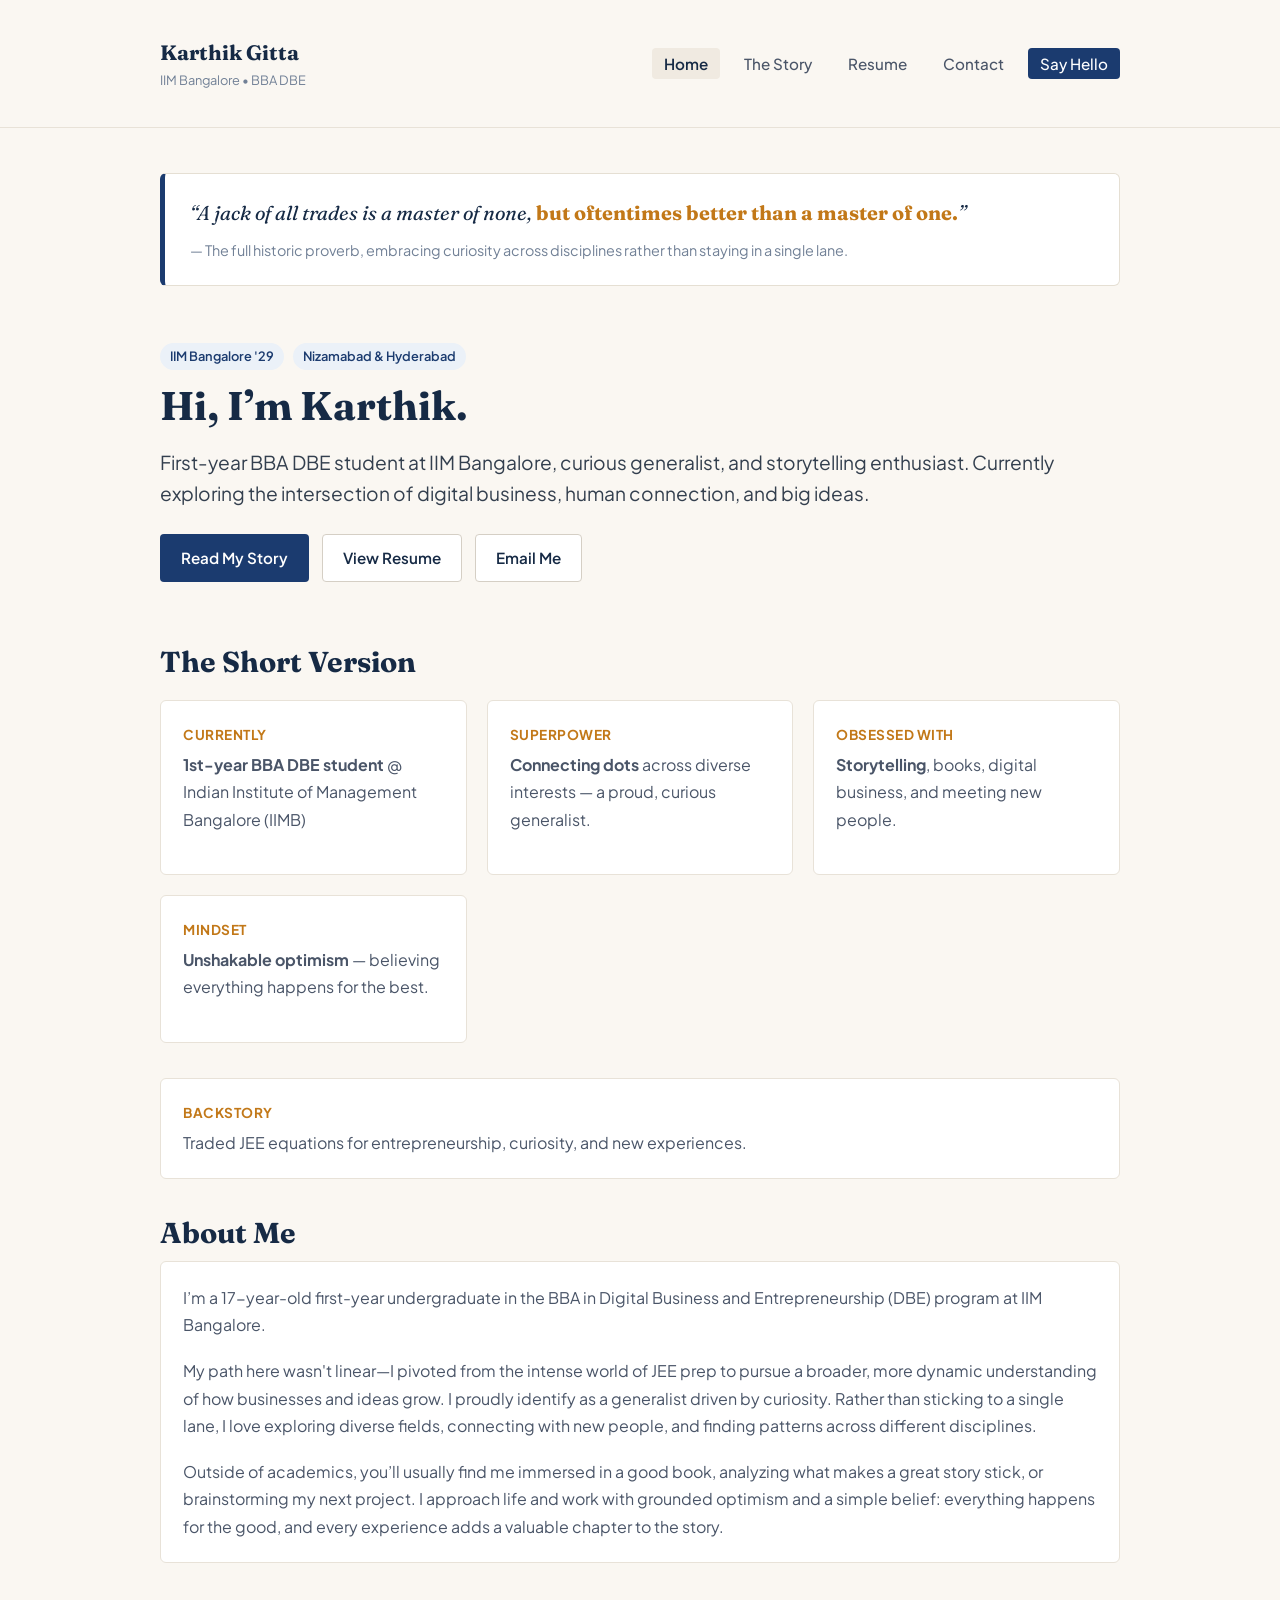
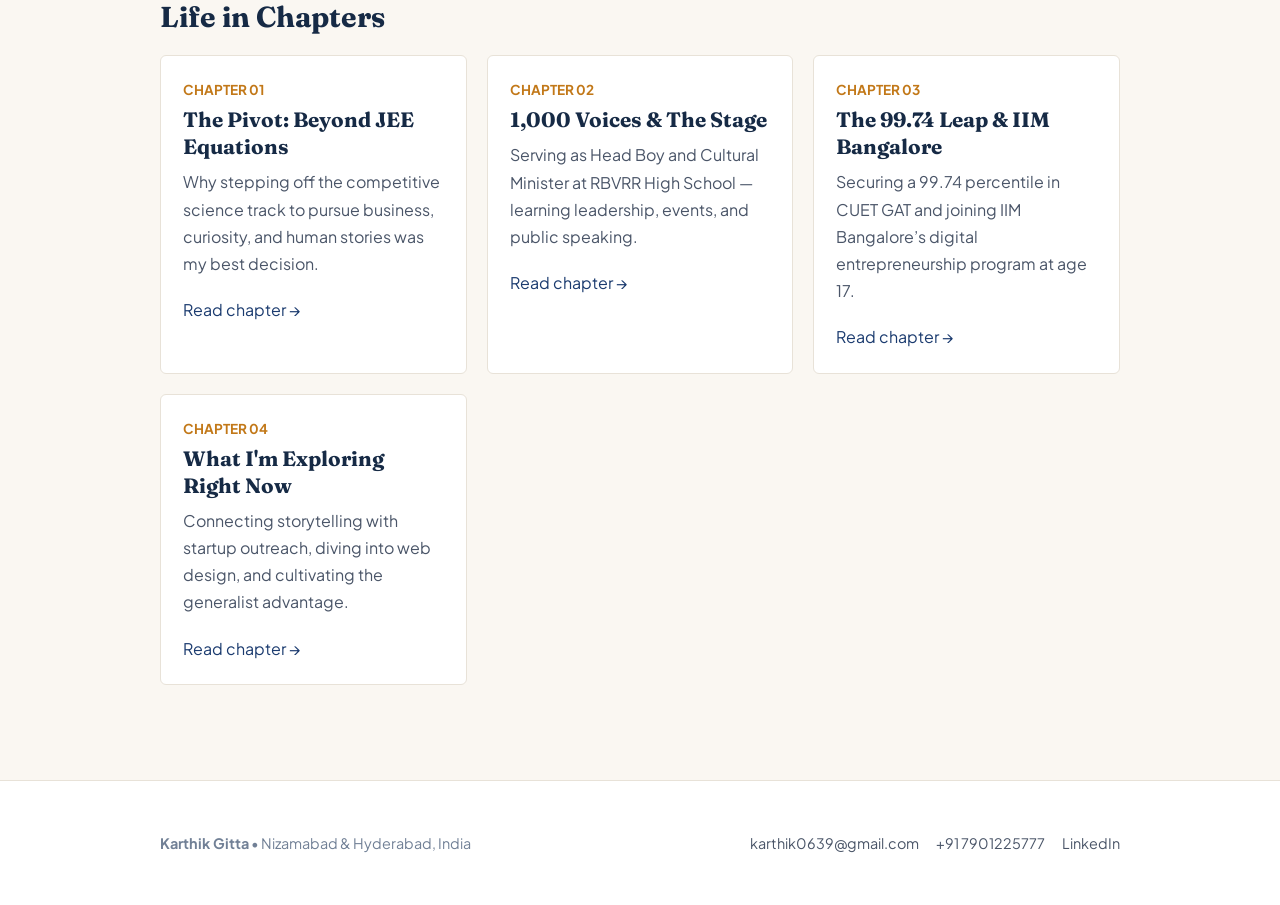
<file: index.html>
<!DOCTYPE html>
<html lang="en">
<head>
  <meta charset="UTF-8">
  <meta name="viewport" content="width=device-width, initial-scale=1.0">
  <title>Karthik Gitta — Portfolio</title>
  <link rel="stylesheet" href="./style.css">
</head>
<body>

  <header class="navbar">
    <div class="container nav-container">
      <a href="index.html" class="nav-brand">
        Karthik Gitta
        <span>IIM Bangalore &bull; BBA DBE</span>
      </a>
      <nav>
        <ul class="nav-links">
          <li><a href="index.html" class="active">Home</a></li>
          <li><a href="story.html">The Story</a></li>
          <li><a href="resume.html">Resume</a></li>
          <li><a href="contact.html">Contact</a></li>
          <li><a href="contact.html" class="nav-cta">Say Hello</a></li>
        </ul>
      </nav>
    </div>
  </header>

  <main class="container">

    <div class="quote-box">
      <blockquote>
        “A jack of all trades is a master of none, <strong>but oftentimes better than a master of one.</strong>”
      </blockquote>
      <p>— The full historic proverb, embracing curiosity across disciplines rather than staying in a single lane.</p>
    </div>

    <section class="hero">
      <div>
        <span class="tag">IIM Bangalore '29</span>
        <span class="tag">Nizamabad &amp; Hyderabad</span>
      </div>

      <h1>Hi, I’m Karthik.</h1>
      <p class="lead">
        First-year BBA DBE student at IIM Bangalore, curious generalist, and storytelling enthusiast. Currently exploring the intersection of digital business, human connection, and big ideas.
      </p>

      <div>
        <a href="story.html" class="btn btn-primary">Read My Story</a>
        <a href="resume.html" class="btn btn-outline">View Resume</a>
        <a href="mailto:karthik0639@gmail.com" class="btn btn-outline">Email Me</a>
      </div>
    </section>

    <section>
      <h2>The Short Version</h2>
      <div class="grid">
        <div class="card">
          <div class="card-title">Currently</div>
          <p><strong>1st-year BBA DBE student</strong> @ Indian Institute of Management Bangalore (IIMB)</p>
        </div>
        <div class="card">
          <div class="card-title">Superpower</div>
          <p><strong>Connecting dots</strong> across diverse interests — a proud, curious generalist.</p>
        </div>
        <div class="card">
          <div class="card-title">Obsessed with</div>
          <p><strong>Storytelling</strong>, books, digital business, and meeting new people.</p>
        </div>
        <div class="card">
          <div class="card-title">Mindset</div>
          <p><strong>Unshakable optimism</strong> — believing everything happens for the best.</p>
        </div>
      </div>
      <div class="card" style="margin-bottom: 35px;">
        <div class="card-title">Backstory</div>
        <p style="margin: 0;">Traded JEE equations for entrepreneurship, curiosity, and new experiences.</p>
      </div>
    </section>

    <section>
      <h2>About Me</h2>
      <div class="card">
        <p>
          I’m a 17-year-old first-year undergraduate in the BBA in Digital Business and Entrepreneurship (DBE) program at IIM Bangalore.
        </p>
        <p>
          My path here wasn't linear—I pivoted from the intense world of JEE prep to pursue a broader, more dynamic understanding of how businesses and ideas grow. I proudly identify as a generalist driven by curiosity. Rather than sticking to a single lane, I love exploring diverse fields, connecting with new people, and finding patterns across different disciplines.
        </p>
        <p style="margin-bottom: 0;">
          Outside of academics, you’ll usually find me immersed in a good book, analyzing what makes a great story stick, or brainstorming my next project. I approach life and work with grounded optimism and a simple belief: everything happens for the good, and every experience adds a valuable chapter to the story.
        </p>
      </div>
    </section>

    <section style="margin-top: 35px;">
      <h2>Life in Chapters</h2>
      <div class="grid">
        <div class="card">
          <span class="chapter-num">Chapter 01</span>
          <h3>The Pivot: Beyond JEE Equations</h3>
          <p>Why stepping off the competitive science track to pursue business, curiosity, and human stories was my best decision.</p>
          <a href="story.html#chapter-1">Read chapter &rarr;</a>
        </div>
        <div class="card">
          <span class="chapter-num">Chapter 02</span>
          <h3>1,000 Voices &amp; The Stage</h3>
          <p>Serving as Head Boy and Cultural Minister at RBVRR High School — learning leadership, events, and public speaking.</p>
          <a href="story.html#chapter-2">Read chapter &rarr;</a>
        </div>
        <div class="card">
          <span class="chapter-num">Chapter 03</span>
          <h3>The 99.74 Leap &amp; IIM Bangalore</h3>
          <p>Securing a 99.74 percentile in CUET GAT and joining IIM Bangalore’s digital entrepreneurship program at age 17.</p>
          <a href="story.html#chapter-3">Read chapter &rarr;</a>
        </div>
        <div class="card">
          <span class="chapter-num">Chapter 04</span>
          <h3>What I'm Exploring Right Now</h3>
          <p>Connecting storytelling with startup outreach, diving into web design, and cultivating the generalist advantage.</p>
          <a href="story.html#chapter-4">Read chapter &rarr;</a>
        </div>
      </div>
    </section>

  </main>

  <footer>
    <div class="container footer-content">
      <div>
        <strong>Karthik Gitta</strong> &bull; Nizamabad &amp; Hyderabad, India
      </div>
      <div class="footer-links">
        <a href="mailto:karthik0639@gmail.com">karthik0639@gmail.com</a>
        <a href="tel:+917901225777">+91 7901225777</a>
        <a href="https://www.linkedin.com/in/karthik-gitta" target="_blank">LinkedIn</a>
      </div>
    </div>
  </footer>

</body>
</html>
</file>
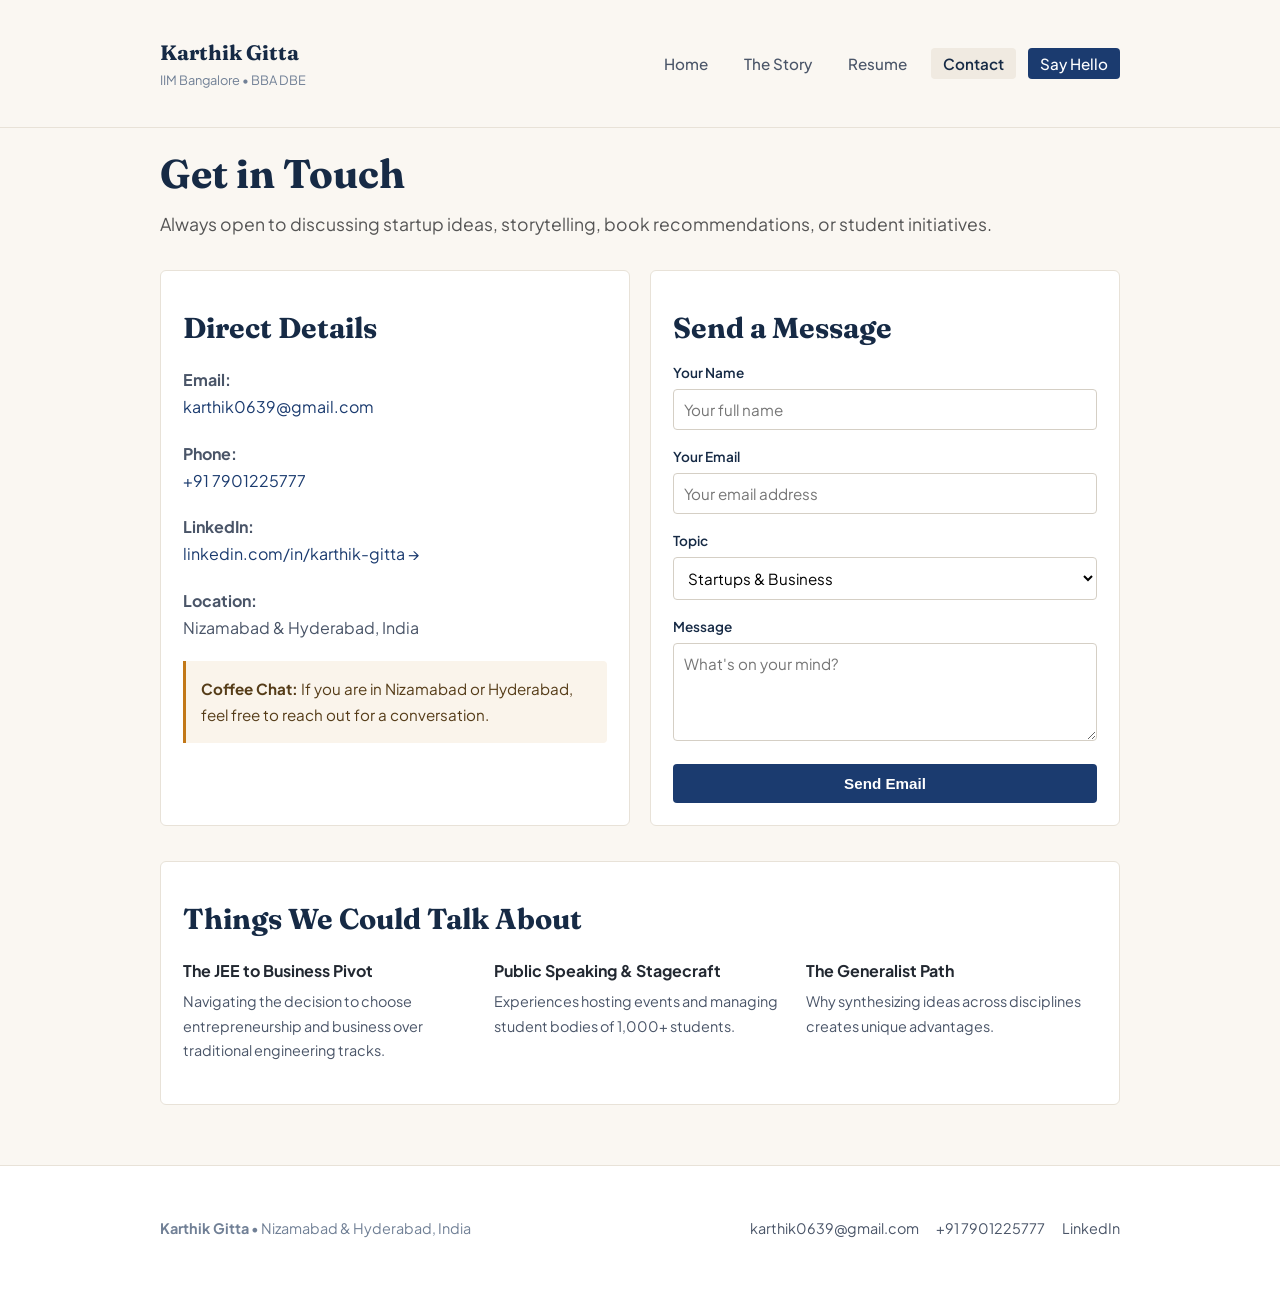
<file: contact.html>
<!DOCTYPE html>
<html lang="en">
<head>
  <meta charset="UTF-8">
  <meta name="viewport" content="width=device-width, initial-scale=1.0">
  <title>Contact — Karthik Gitta</title>
  <link rel="stylesheet" href="./style.css">
</head>
<body>

  <header class="navbar">
    <div class="container nav-container">
      <a href="index.html" class="nav-brand">
        Karthik Gitta
        <span>IIM Bangalore &bull; BBA DBE</span>
      </a>
      <nav>
        <ul class="nav-links">
          <li><a href="index.html">Home</a></li>
          <li><a href="story.html">The Story</a></li>
          <li><a href="resume.html">Resume</a></li>  
          <li><a href="contact.html" class="active">Contact</a></li>
          <li><a href="contact.html" class="nav-cta">Say Hello</a></li>
        </ul>
      </nav>
    </div>
  </header>

  <main class="container">

    <section style="margin-bottom: 30px;">
      <h1>Get in Touch</h1>
      <p style="font-size: 1.1rem; color: #555;">
        Always open to discussing startup ideas, storytelling, book recommendations, or student initiatives.
      </p>
    </section>

    <div class="grid">

      <!-- Direct Contact Details -->
      <div class="card">
        <h2>Direct Details</h2>
        <div style="margin: 20px 0;">
          <p><strong>Email:</strong><br><a href="mailto:karthik0639@gmail.com">karthik0639@gmail.com</a></p>
          <p><strong>Phone:</strong><br><a href="tel:+917901225777">+91 7901225777</a></p>
          <p><strong>LinkedIn:</strong><br><a href="https://www.linkedin.com/in/karthik-gitta" target="_blank">linkedin.com/in/karthik-gitta &rarr;</a></p>
          <p><strong>Location:</strong><br>Nizamabad &amp; Hyderabad, India</p>
        </div>
        <div class="callout">
          <p><strong>Coffee Chat:</strong> If you are in Nizamabad or Hyderabad, feel free to reach out for a conversation.</p>
        </div>
      </div>

      <!-- Message Form -->
      <div class="card">
        <h2>Send a Message</h2>
        <form action="mailto:karthik0639@gmail.com" method="post" enctype="text/plain" style="margin-top: 15px;">
          <div class="form-group">
            <label for="name">Your Name</label>
            <input type="text" id="name" name="Name" required placeholder="Your full name">
          </div>
          <div class="form-group">
            <label for="email">Your Email</label>
            <input type="email" id="email" name="Email" required placeholder="Your email address">
          </div>
          <div class="form-group">
            <label for="topic">Topic</label>
            <select id="topic" name="Topic">
              <option value="Startups & Business">Startups &amp; Business</option>
              <option value="Books & Storytelling">Books &amp; Storytelling</option>
              <option value="IIM Bangalore / CUET">IIM Bangalore / CUET</option>
              <option value="Other">General Hello</option>
            </select>
          </div>
          <div class="form-group">
            <label for="message">Message</label>
            <textarea id="message" name="Message" rows="4" required placeholder="What's on your mind?"></textarea>
          </div>
          <button type="submit" class="btn btn-primary" style="width: 100%; margin: 0;">Send Email</button>
        </form>
      </div>

    </div>

    <section class="card" style="margin-top: 10px;">
      <h2>Things We Could Talk About</h2>
      <div class="grid" style="margin-bottom: 0;">
        <div>
          <strong>The JEE to Business Pivot</strong>
          <p style="font-size: 0.9rem; margin-top: 5px;">Navigating the decision to choose entrepreneurship and business over traditional engineering tracks.</p>
        </div>
        <div>
          <strong>Public Speaking &amp; Stagecraft</strong>
          <p style="font-size: 0.9rem; margin-top: 5px;">Experiences hosting events and managing student bodies of 1,000+ students.</p>
        </div>
        <div>
          <strong>The Generalist Path</strong>
          <p style="font-size: 0.9rem; margin-top: 5px;">Why synthesizing ideas across disciplines creates unique advantages.</p>
        </div>
      </div>
    </section>

  </main>

  <footer>
    <div class="container footer-content">
      <div>
        <strong>Karthik Gitta</strong> &bull; Nizamabad &amp; Hyderabad, India
      </div>
      <div class="footer-links">
        <a href="mailto:karthik0639@gmail.com">karthik0639@gmail.com</a>
        <a href="tel:+917901225777">+91 7901225777</a>
        <a href="https://www.linkedin.com/in/karthik-gitta" target="_blank">LinkedIn</a>
      </div>
    </div>
  </footer>

</body>
</html>
</file>
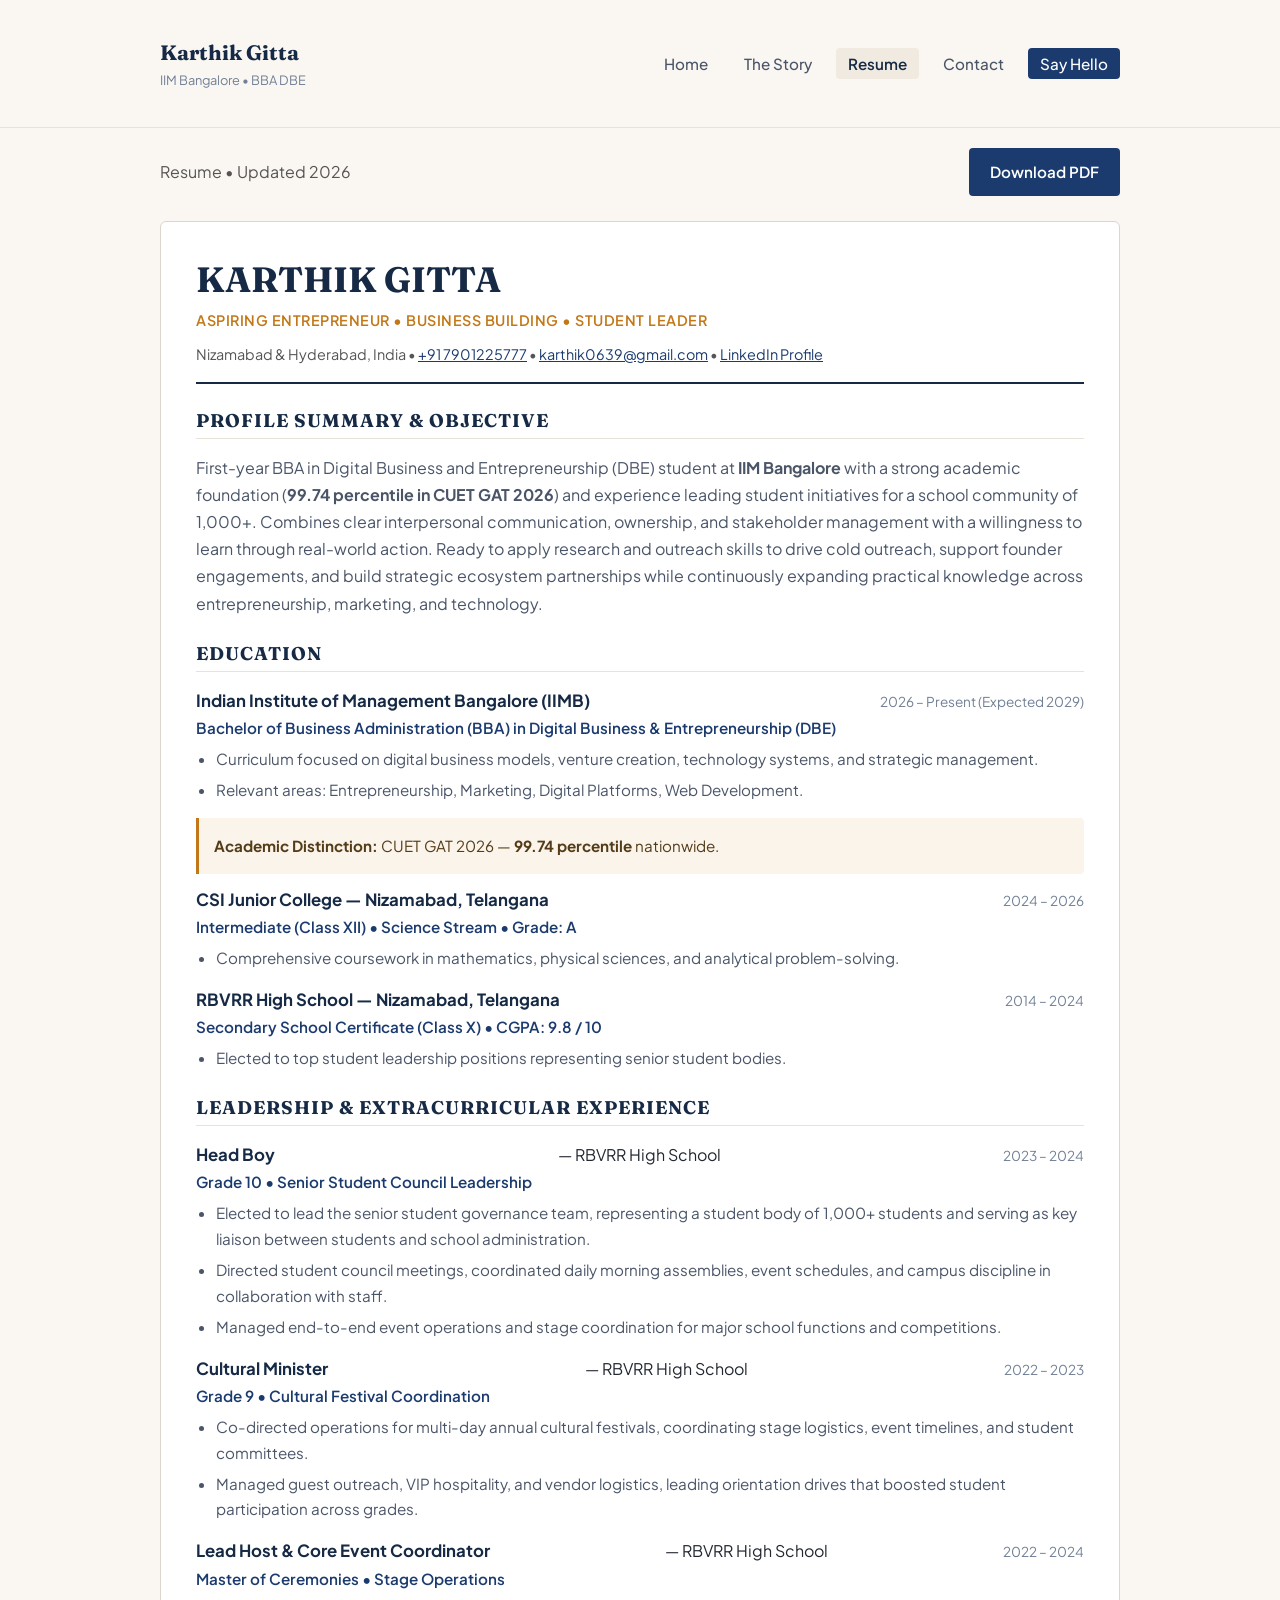
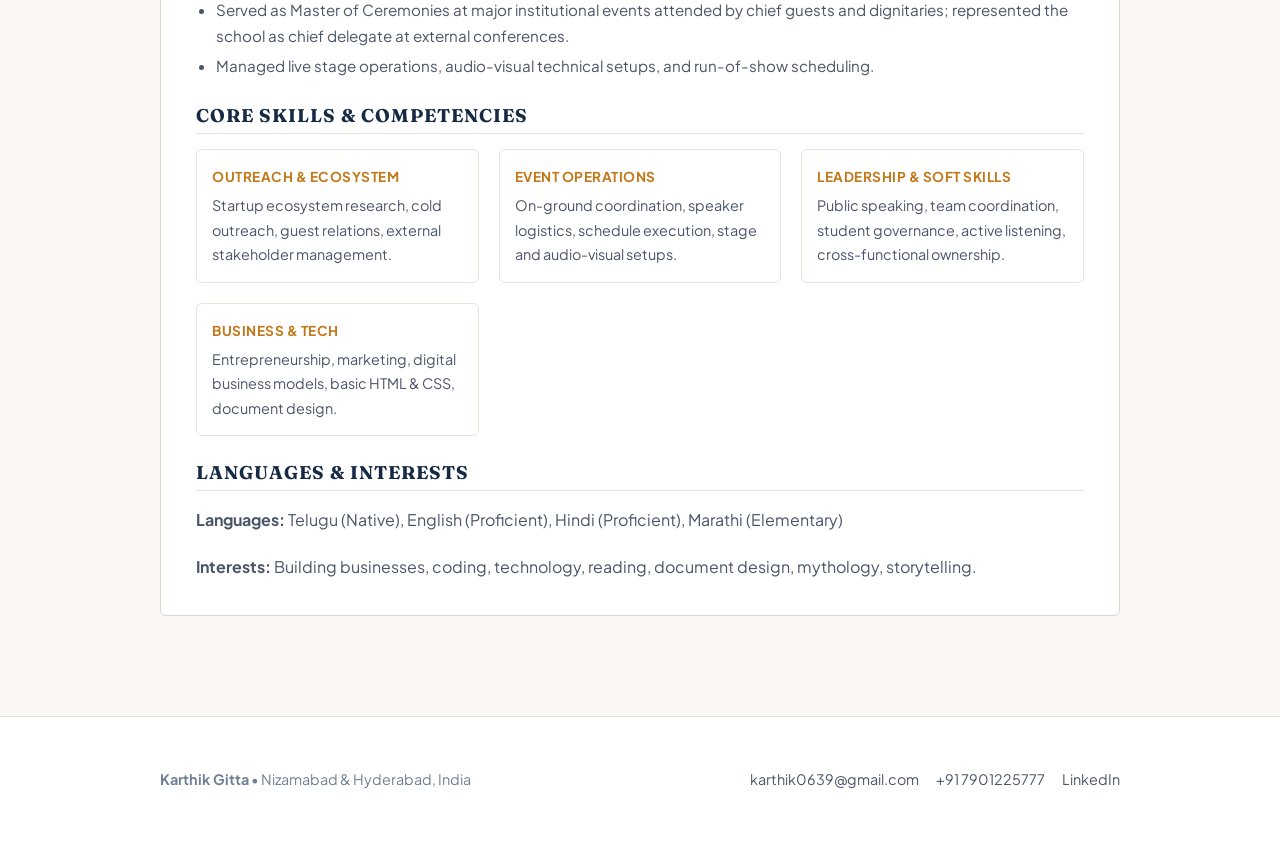
<file: resume.html>
<!DOCTYPE html>
<html lang="en">
<head>
  <meta charset="UTF-8">
  <meta name="viewport" content="width=device-width, initial-scale=1.0">
  <title>Resume — Karthik Gitta</title>
  <link rel="stylesheet" href="./style.css">
</head>
<body>

  <header class="navbar">
    <div class="container nav-container">
      <a href="index.html" class="nav-brand">
        Karthik Gitta
        <span>IIM Bangalore &bull; BBA DBE</span>
      </a>
      <nav>
        <ul class="nav-links">
          <li><a href="index.html">Home</a></li>
          <li><a href="story.html">The Story</a></li>
          <li><a href="resume.html" class="active">Resume</a></li>
          <li><a href="contact.html">Contact</a></li>
          <li><a href="contact.html" class="nav-cta">Say Hello</a></li>
        </ul>
      </nav>
    </div>
  </header>

  <main class="container">

    <div style="display: flex; justify-content: space-between; align-items: center; flex-wrap: wrap; gap: 10px; margin-bottom: 20px;">
      <p style="margin: 0; color: #555;">Resume &bull; Updated 2026</p>
      <div>
        <a href="Karthik_Gitta_Resume.pdf" download class="btn btn-primary" style="margin: 0;">Download PDF</a>
      </div>
    </div>

    <div class="resume-box">

      <div class="resume-header">
        <h1>KARTHIK GITTA</h1>
        <div class="resume-subtitle">Aspiring Entrepreneur &bull; Business Building &bull; Student Leader</div>
        <div class="resume-contact-info">
          Nizamabad &amp; Hyderabad, India &bull; 
          <a href="tel:+917901225777">+91 7901225777</a> &bull; 
          <a href="mailto:karthik0639@gmail.com">karthik0639@gmail.com</a> &bull; 
          <a href="https://www.linkedin.com/in/karthik-gitta" target="_blank">LinkedIn Profile</a>
        </div>
      </div>

      <!-- Profile Summary -->
      <section class="resume-section">
        <h2>Profile Summary &amp; Objective</h2>
        <p>
          First-year BBA in Digital Business and Entrepreneurship (DBE) student at <strong>IIM Bangalore</strong> with a strong academic foundation (<strong>99.74 percentile in CUET GAT 2026</strong>) and experience leading student initiatives for a school community of 1,000+. Combines clear interpersonal communication, ownership, and stakeholder management with a willingness to learn through real-world action. Ready to apply research and outreach skills to drive cold outreach, support founder engagements, and build strategic ecosystem partnerships while continuously expanding practical knowledge across entrepreneurship, marketing, and technology.
        </p>
      </section>

      <!-- Education -->
      <section class="resume-section">
        <h2>Education</h2>

        <div class="resume-item">
          <div class="resume-item-top">
            <strong>Indian Institute of Management Bangalore (IIMB)</strong>
            <span class="resume-date">2026 – Present (Expected 2029)</span>
          </div>
          <div class="resume-item-sub">Bachelor of Business Administration (BBA) in Digital Business &amp; Entrepreneurship (DBE)</div>
          <ul class="resume-list">
            <li>Curriculum focused on digital business models, venture creation, technology systems, and strategic management.</li>
            <li>Relevant areas: Entrepreneurship, Marketing, Digital Platforms, Web Development.</li>
          </ul>
        </div>

        <div class="callout" style="margin: 12px 0;">
          <p><strong>Academic Distinction:</strong> CUET GAT 2026 &mdash; <strong>99.74 percentile</strong> nationwide.</p>
        </div>

        <div class="resume-item">
          <div class="resume-item-top">
            <strong>CSI Junior College — Nizamabad, Telangana</strong>
            <span class="resume-date">2024 – 2026</span>
          </div>
          <div class="resume-item-sub">Intermediate (Class XII) &bull; Science Stream &bull; Grade: A</div>
          <ul class="resume-list">
            <li>Comprehensive coursework in mathematics, physical sciences, and analytical problem-solving.</li>
          </ul>
        </div>

        <div class="resume-item">
          <div class="resume-item-top">
            <strong>RBVRR High School — Nizamabad, Telangana</strong>
            <span class="resume-date">2014 – 2024</span>
          </div>
          <div class="resume-item-sub">Secondary School Certificate (Class X) &bull; CGPA: 9.8 / 10</div>
          <ul class="resume-list">
            <li>Elected to top student leadership positions representing senior student bodies.</li>
          </ul>
        </div>
      </section>

      <!-- Leadership & Experience -->
      <section class="resume-section">
        <h2>Leadership &amp; Extracurricular Experience</h2>

        <div class="resume-item">
          <div class="resume-item-top">
            <strong>Head Boy</strong> &mdash; RBVRR High School
            <span class="resume-date">2023 – 2024</span>
          </div>
          <div class="resume-item-sub">Grade 10 &bull; Senior Student Council Leadership</div>
          <ul class="resume-list">
            <li>Elected to lead the senior student governance team, representing a student body of 1,000+ students and serving as key liaison between students and school administration.</li>
            <li>Directed student council meetings, coordinated daily morning assemblies, event schedules, and campus discipline in collaboration with staff.</li>
            <li>Managed end-to-end event operations and stage coordination for major school functions and competitions.</li>
          </ul>
        </div>

        <div class="resume-item">
          <div class="resume-item-top">
            <strong>Cultural Minister</strong> &mdash; RBVRR High School
            <span class="resume-date">2022 – 2023</span>
          </div>
          <div class="resume-item-sub">Grade 9 &bull; Cultural Festival Coordination</div>
          <ul class="resume-list">
            <li>Co-directed operations for multi-day annual cultural festivals, coordinating stage logistics, event timelines, and student committees.</li>
            <li>Managed guest outreach, VIP hospitality, and vendor logistics, leading orientation drives that boosted student participation across grades.</li>
          </ul>
        </div>

        <div class="resume-item">
          <div class="resume-item-top">
            <strong>Lead Host &amp; Core Event Coordinator</strong> &mdash; RBVRR High School
            <span class="resume-date">2022 – 2024</span>
          </div>
          <div class="resume-item-sub">Master of Ceremonies &bull; Stage Operations</div>
          <ul class="resume-list">
            <li>Served as Master of Ceremonies at major institutional events attended by chief guests and dignitaries; represented the school as chief delegate at external conferences.</li>
            <li>Managed live stage operations, audio-visual technical setups, and run-of-show scheduling.</li>
          </ul>
        </div>
      </section>

      <!-- Core Skills -->
      <section class="resume-section">
        <h2>Core Skills &amp; Competencies</h2>
        <div class="grid" style="margin: 10px 0;">
          <div class="card" style="padding: 15px;">
            <div class="card-title">Outreach &amp; Ecosystem</div>
            <p style="margin: 0; font-size: 0.9rem;">Startup ecosystem research, cold outreach, guest relations, external stakeholder management.</p>
          </div>
          <div class="card" style="padding: 15px;">
            <div class="card-title">Event Operations</div>
            <p style="margin: 0; font-size: 0.9rem;">On-ground coordination, speaker logistics, schedule execution, stage and audio-visual setups.</p>
          </div>
          <div class="card" style="padding: 15px;">
            <div class="card-title">Leadership &amp; Soft Skills</div>
            <p style="margin: 0; font-size: 0.9rem;">Public speaking, team coordination, student governance, active listening, cross-functional ownership.</p>
          </div>
          <div class="card" style="padding: 15px;">
            <div class="card-title">Business &amp; Tech</div>
            <p style="margin: 0; font-size: 0.9rem;">Entrepreneurship, marketing, digital business models, basic HTML &amp; CSS, document design.</p>
          </div>
        </div>
      </section>

      <!-- Languages & Interests -->
      <section class="resume-section" style="margin-bottom: 0;">
        <h2>Languages &amp; Interests</h2>
        <p><strong>Languages:</strong> Telugu (Native), English (Proficient), Hindi (Proficient), Marathi (Elementary)</p>
        <p style="margin: 0;"><strong>Interests:</strong> Building businesses, coding, technology, reading, document design, mythology, storytelling.</p>
      </section>

    </div>

  </main>

  <footer>
    <div class="container footer-content">
      <div>
        <strong>Karthik Gitta</strong> &bull; Nizamabad &amp; Hyderabad, India
      </div>
      <div class="footer-links">
        <a href="mailto:karthik0639@gmail.com">karthik0639@gmail.com</a>
        <a href="tel:+917901225777">+91 7901225777</a>
        <a href="https://www.linkedin.com/in/karthik-gitta" target="_blank">LinkedIn</a>
      </div>
    </div>
  </footer>

</body>
</html>
</file>
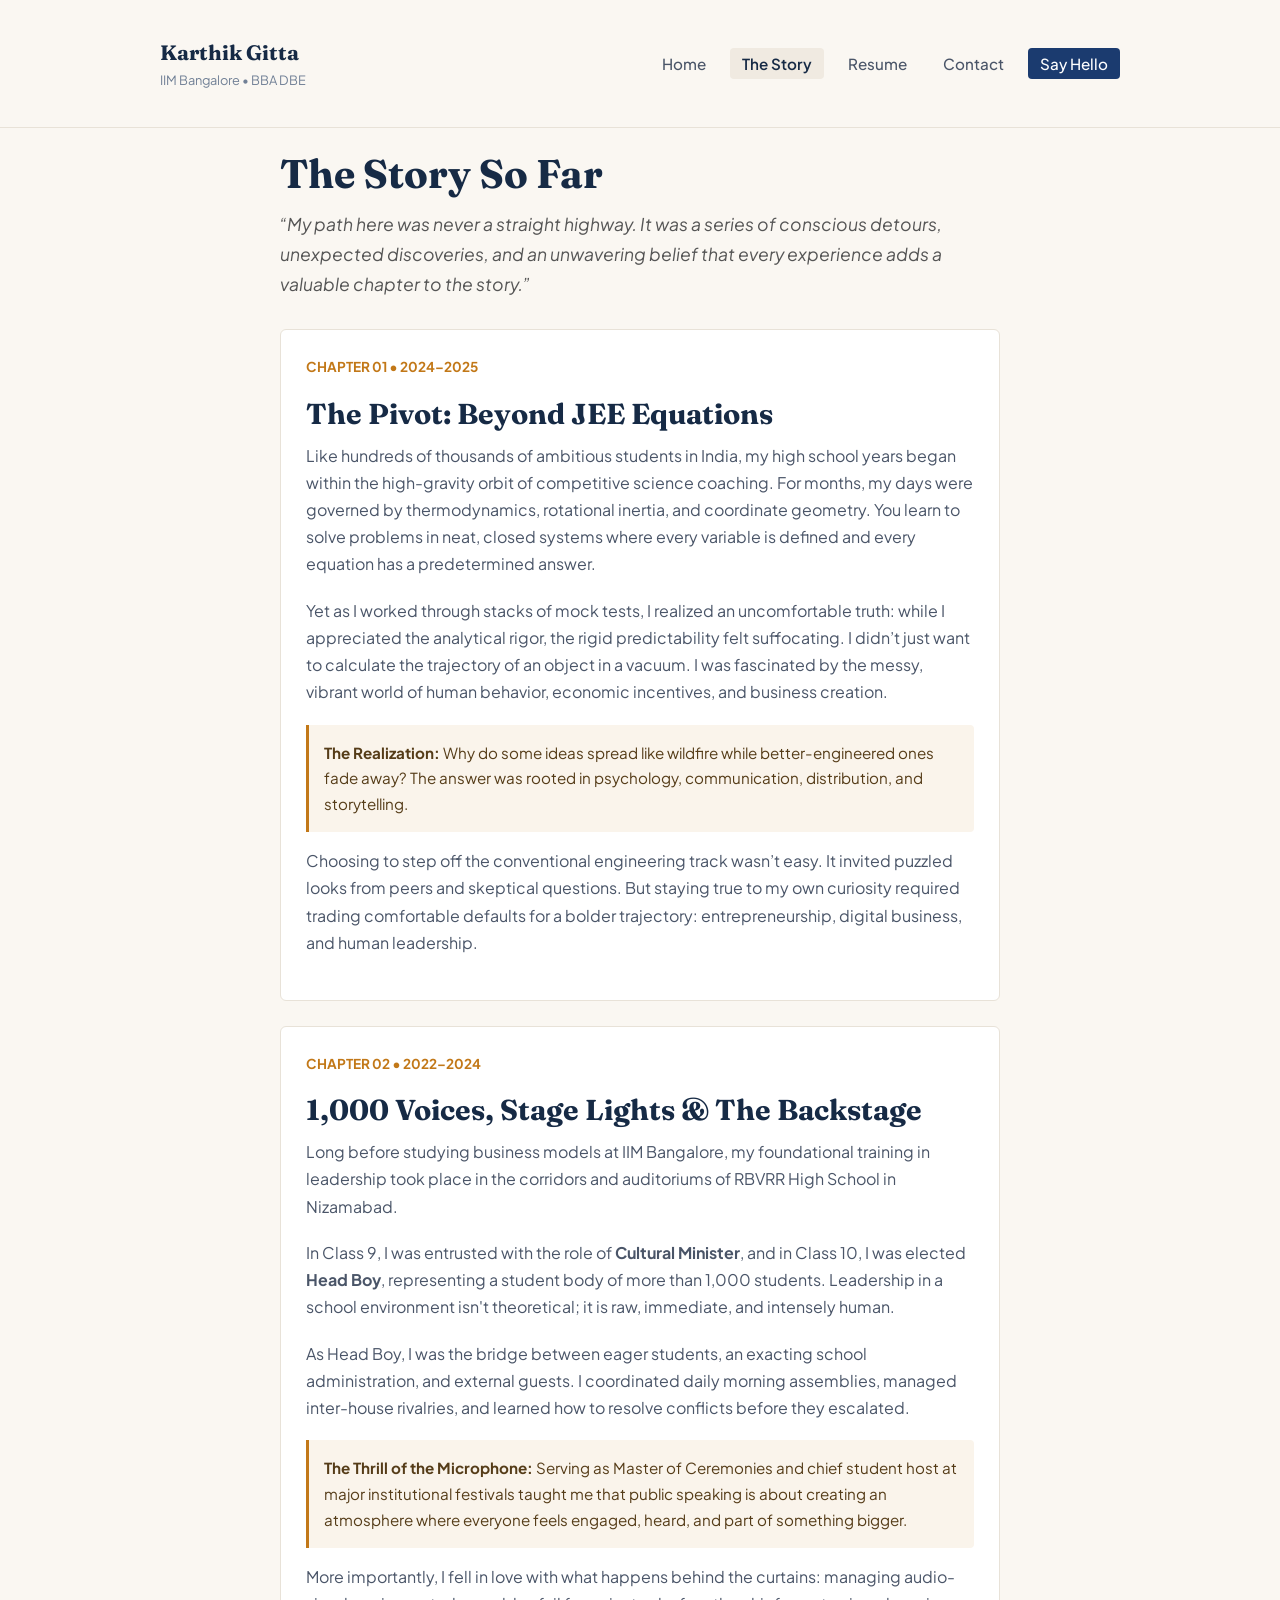
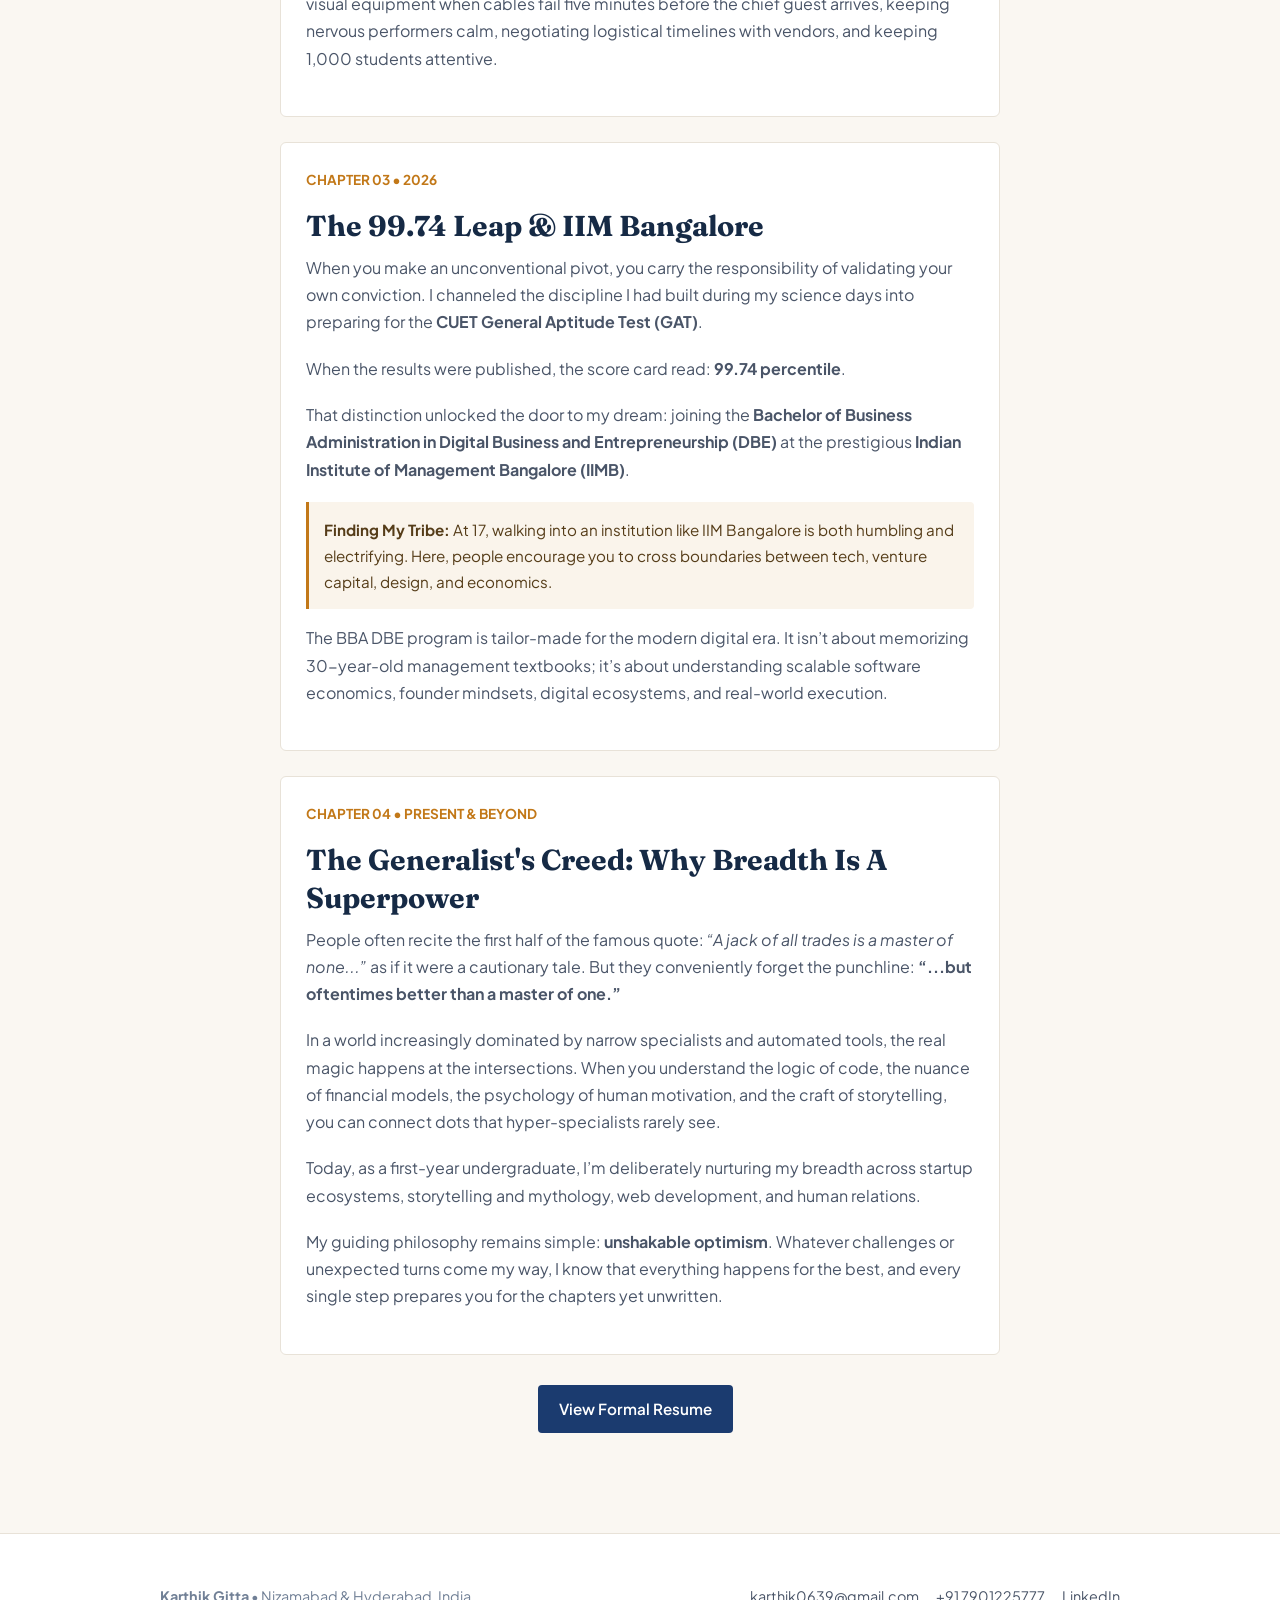
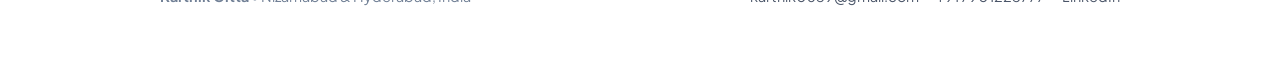
<file: story.html>
<!DOCTYPE html>
<html lang="en">
<head>
  <meta charset="UTF-8">
  <meta name="viewport" content="width=device-width, initial-scale=1.0">
  <title>The Story — Karthik Gitta</title>
  <link rel="stylesheet" href="./style.css">
</head>
<body>

  <header class="navbar">
    <div class="container nav-container">
      <a href="index.html" class="nav-brand">
        Karthik Gitta
        <span>IIM Bangalore &bull; BBA DBE</span>
      </a>
      <nav>
        <ul class="nav-links">
          <li><a href="index.html">Home</a></li>
          <li><a href="story.html" class="active">The Story</a></li>
          <li><a href="resume.html">Resume</a></li>
          <li><a href="contact.html">Contact</a></li>
          <li><a href="contact.html" class="nav-cta">Say Hello</a></li>
        </ul>
      </nav>
    </div>
  </header>

  <main class="container content-narrow">

    <section style="margin-bottom: 30px;">
      <h1>The Story So Far</h1>
      <p style="font-size: 1.1rem; color: #555; font-style: italic;">
        “My path here was never a straight highway. It was a series of conscious detours, unexpected discoveries, and an unwavering belief that every experience adds a valuable chapter to the story.”
      </p>
    </section>

    <!-- Chapter 1 -->
    <article class="chapter" id="chapter-1">
      <span class="chapter-num">Chapter 01 &bull; 2024–2025</span>
      <h2>The Pivot: Beyond JEE Equations</h2>
      <p>
        Like hundreds of thousands of ambitious students in India, my high school years began within the high-gravity orbit of competitive science coaching. For months, my days were governed by thermodynamics, rotational inertia, and coordinate geometry. You learn to solve problems in neat, closed systems where every variable is defined and every equation has a predetermined answer.
      </p>
      <p>
        Yet as I worked through stacks of mock tests, I realized an uncomfortable truth: while I appreciated the analytical rigor, the rigid predictability felt suffocating. I didn’t just want to calculate the trajectory of an object in a vacuum. I was fascinated by the messy, vibrant world of human behavior, economic incentives, and business creation.
      </p>
      <div class="callout">
        <p><strong>The Realization:</strong> Why do some ideas spread like wildfire while better-engineered ones fade away? The answer was rooted in psychology, communication, distribution, and storytelling.</p>
      </div>
      <p>
        Choosing to step off the conventional engineering track wasn’t easy. It invited puzzled looks from peers and skeptical questions. But staying true to my own curiosity required trading comfortable defaults for a bolder trajectory: entrepreneurship, digital business, and human leadership.
      </p>
    </article>

    <!-- Chapter 2 -->
    <article class="chapter" id="chapter-2">
      <span class="chapter-num">Chapter 02 &bull; 2022–2024</span>
      <h2>1,000 Voices, Stage Lights &amp; The Backstage</h2>
      <p>
        Long before studying business models at IIM Bangalore, my foundational training in leadership took place in the corridors and auditoriums of RBVRR High School in Nizamabad.
      </p>
      <p>
        In Class 9, I was entrusted with the role of <strong>Cultural Minister</strong>, and in Class 10, I was elected <strong>Head Boy</strong>, representing a student body of more than 1,000 students. Leadership in a school environment isn't theoretical; it is raw, immediate, and intensely human.
      </p>
      <p>
        As Head Boy, I was the bridge between eager students, an exacting school administration, and external guests. I coordinated daily morning assemblies, managed inter-house rivalries, and learned how to resolve conflicts before they escalated.
      </p>
      <div class="callout">
        <p><strong>The Thrill of the Microphone:</strong> Serving as Master of Ceremonies and chief student host at major institutional festivals taught me that public speaking is about creating an atmosphere where everyone feels engaged, heard, and part of something bigger.</p>
      </div>
      <p>
        More importantly, I fell in love with what happens behind the curtains: managing audio-visual equipment when cables fail five minutes before the chief guest arrives, keeping nervous performers calm, negotiating logistical timelines with vendors, and keeping 1,000 students attentive.
      </p>
    </article>

    <!-- Chapter 3 -->
    <article class="chapter" id="chapter-3">
      <span class="chapter-num">Chapter 03 &bull; 2026</span>
      <h2>The 99.74 Leap &amp; IIM Bangalore</h2>
      <p>
        When you make an unconventional pivot, you carry the responsibility of validating your own conviction. I channeled the discipline I had built during my science days into preparing for the <strong>CUET General Aptitude Test (GAT)</strong>.
      </p>
      <p>
        When the results were published, the score card read: <strong>99.74 percentile</strong>.
      </p>
      <p>
        That distinction unlocked the door to my dream: joining the <strong>Bachelor of Business Administration in Digital Business and Entrepreneurship (DBE)</strong> at the prestigious <strong>Indian Institute of Management Bangalore (IIMB)</strong>.
      </p>
      <div class="callout">
        <p><strong>Finding My Tribe:</strong> At 17, walking into an institution like IIM Bangalore is both humbling and electrifying. Here, people encourage you to cross boundaries between tech, venture capital, design, and economics.</p>
      </div>
      <p>
        The BBA DBE program is tailor-made for the modern digital era. It isn’t about memorizing 30-year-old management textbooks; it’s about understanding scalable software economics, founder mindsets, digital ecosystems, and real-world execution.
      </p>
    </article>

    <!-- Chapter 4 -->
    <article class="chapter" id="chapter-4">
      <span class="chapter-num">Chapter 04 &bull; Present &amp; Beyond</span>
      <h2>The Generalist's Creed: Why Breadth Is A Superpower</h2>
      <p>
        People often recite the first half of the famous quote: <em>“A jack of all trades is a master of none...”</em> as if it were a cautionary tale. But they conveniently forget the punchline: <strong>“...but oftentimes better than a master of one.”</strong>
      </p>
      <p>
        In a world increasingly dominated by narrow specialists and automated tools, the real magic happens at the intersections. When you understand the logic of code, the nuance of financial models, the psychology of human motivation, and the craft of storytelling, you can connect dots that hyper-specialists rarely see.
      </p>
      <p>
        Today, as a first-year undergraduate, I’m deliberately nurturing my breadth across startup ecosystems, storytelling and mythology, web development, and human relations.
      </p>
      <p>
        My guiding philosophy remains simple: <strong>unshakable optimism</strong>. Whatever challenges or unexpected turns come my way, I know that everything happens for the best, and every single step prepares you for the chapters yet unwritten.
      </p>
    </article>

    <div style="text-align: center; margin: 30px 0;">
      <a href="resume.html" class="btn btn-primary">View Formal Resume</a>
    </div>

  </main>

  <footer>
    <div class="container footer-content">
      <div>
        <strong>Karthik Gitta</strong> &bull; Nizamabad &amp; Hyderabad, India
      </div>
      <div class="footer-links">
        <a href="mailto:karthik0639@gmail.com">karthik0639@gmail.com</a>
        <a href="tel:+917901225777">+91 7901225777</a>
        <a href="https://www.linkedin.com/in/karthik-gitta" target="_blank">LinkedIn</a>
      </div>
    </div>
  </footer>

</body>
</html>
</file>
<file: style.css>
/* Google Fonts */
@import url('https://fonts.googleapis.com/css2?family=Fraunces:ital,opsz,wght@0,9..144,500;0,9..144,700;1,9..144,500&family=Plus+Jakarta+Sans:wght@400;500;600;700&display=swap');

/* Basic Reset */
* {
  box-sizing: border-box;
  margin: 0;
  padding: 0;
}

body {
  font-family: 'Plus Jakarta Sans', sans-serif;
  background-color: #FAF7F2;
  color: #222831;
  line-height: 1.7;
  font-size: 16px;
}

/* Typography */
h1, h2, h3, h4 {
  font-family: 'Fraunces', Georgia, serif;
  color: #162A45;
  margin-bottom: 0.6rem;
  line-height: 1.3;
}

h1 {
  font-size: 2.5rem;
}

h2 {
  font-size: 1.8rem;
  margin-top: 1rem;
}

h3 {
  font-size: 1.3rem;
}

p {
  margin-bottom: 1.2rem;
  color: #4A5568;
}

a {
  color: #1B3B6F;
  text-decoration: none;
}

a:hover {
  color: #C27818;
}

/* Layout Container */
.container {
  width: 90%;
  max-width: 960px;
  margin: 0 auto;
  padding: 20px 0;
}

.content-narrow {
  max-width: 720px;
}

/* Navigation Bar */
.navbar {
  background-color: #FAF7F2;
  border-bottom: 1px solid #E8E2D8;
  padding: 15px 0;
}

.nav-container {
  display: flex;
  justify-content: space-between;
  align-items: center;
  flex-wrap: wrap;
  gap: 15px;
}

.nav-brand {
  font-family: 'Fraunces', serif;
  font-size: 1.3rem;
  font-weight: 700;
  color: #162A45;
}

.nav-brand span {
  font-family: 'Plus Jakarta Sans', sans-serif;
  font-size: 0.8rem;
  color: #718096;
  font-weight: normal;
  display: block;
}

.nav-links {
  display: flex;
  list-style: none;
  gap: 12px;
  flex-wrap: wrap;
}

.nav-links a {
  padding: 6px 12px;
  font-size: 0.95rem;
  font-weight: 500;
  color: #4A5568;
  border-radius: 4px;
}

.nav-links a:hover,
.nav-links a.active {
  background-color: #F0EAE1;
  color: #162A45;
  font-weight: 600;
}

.nav-cta {
  background-color: #1B3B6F !important;
  color: #FFFFFF !important;
}

.nav-cta:hover {
  background-color: #C27818 !important;
}

/* Badges & Tags */
.tag {
  display: inline-block;
  background-color: #EBF1F8;
  color: #1B3B6F;
  font-size: 0.8rem;
  font-weight: 600;
  padding: 3px 10px;
  border-radius: 20px;
  margin-right: 6px;
  margin-bottom: 10px;
}

.tag-gold {
  background-color: #FDF3E5;
  color: #C27818;
}

/* Quote / Epigraph Box */
.quote-box {
  background-color: #FFFFFF;
  border: 1px solid #E5DFD3;
  border-left: 5px solid #1B3B6F;
  padding: 22px 25px;
  border-radius: 6px;
  margin: 25px 0 35px 0;
}

.quote-box blockquote {
  font-family: 'Fraunces', Georgia, serif;
  font-size: 1.25rem;
  font-style: italic;
  color: #162A45;
  margin-bottom: 8px;
}

.quote-box blockquote strong {
  color: #C27818;
  font-style: normal;
}

.quote-box p {
  font-size: 0.9rem;
  color: #718096;
  margin-bottom: 0;
}

/* Hero Section */
.hero {
  padding: 20px 0 35px 0;
}

.hero p.lead {
  font-size: 1.2rem;
  line-height: 1.6;
  color: #333F4E;
  margin: 15px 0 25px 0;
}

/* Buttons */
.btn {
  display: inline-block;
  padding: 10px 20px;
  font-size: 0.95rem;
  font-weight: 600;
  border-radius: 4px;
  border: 1px solid transparent;
  cursor: pointer;
  text-align: center;
  margin-right: 10px;
  margin-bottom: 10px;
}

.btn-primary {
  background-color: #1B3B6F;
  color: #FFFFFF;
}

.btn-primary:hover {
  background-color: #C27818;
  color: #FFFFFF;
}

.btn-outline {
  background-color: #FFFFFF;
  border: 1px solid #D5CFC5;
  color: #162A45;
}

.btn-outline:hover {
  background-color: #F0EAE1;
}

/* Cards & Grid Layouts */
.grid {
  display: grid;
  grid-template-columns: repeat(auto-fit, minmax(280px, 1fr));
  gap: 20px;
  margin: 20px 0 35px 0;
}

.card {
  background-color: #FFFFFF;
  border: 1px solid #E8E2D8;
  border-radius: 6px;
  padding: 22px;
}

.card h3 {
  margin-bottom: 8px;
}

.card-title {
  color: #C27818;
  font-size: 0.85rem;
  text-transform: uppercase;
  font-weight: 700;
  letter-spacing: 0.5px;
  margin-bottom: 5px;
}

/* Chapter Section */
.chapter {
  background-color: #FFFFFF;
  border: 1px solid #E8E2D8;
  border-radius: 6px;
  padding: 25px;
  margin-bottom: 25px;
}

.chapter-num {
  color: #C27818;
  font-size: 0.85rem;
  font-weight: 700;
  text-transform: uppercase;
  display: block;
  margin-bottom: 5px;
}

.callout {
  background-color: #FAF4EB;
  border-left: 3px solid #C27818;
  padding: 15px;
  margin: 15px 0;
  border-radius: 0 4px 4px 0;
}

.callout p {
  margin: 0;
  font-size: 0.95rem;
  color: #553C18;
}

/* Resume Document Styling */
.resume-box {
  background-color: #FFFFFF;
  border: 1px solid #DDD6CB;
  border-radius: 6px;
  padding: 35px;
  margin: 25px 0 40px 0;
}

.resume-header {
  border-bottom: 2px solid #162A45;
  padding-bottom: 15px;
  margin-bottom: 25px;
}

.resume-header h1 {
  font-size: 2.2rem;
  margin-bottom: 5px;
}

.resume-subtitle {
  color: #C27818;
  font-weight: 600;
  font-size: 0.9rem;
  text-transform: uppercase;
  letter-spacing: 0.5px;
}

.resume-contact-info {
  margin-top: 10px;
  font-size: 0.9rem;
  color: #555;
}

.resume-contact-info a {
  color: #1B3B6F;
  text-decoration: underline;
}

.resume-section {
  margin-bottom: 25px;
}

.resume-section h2 {
  font-size: 1.15rem;
  text-transform: uppercase;
  letter-spacing: 1px;
  border-bottom: 1px solid #E8E2D8;
  padding-bottom: 5px;
  margin-bottom: 15px;
  color: #162A45;
}

.resume-item {
  margin-bottom: 15px;
}

.resume-item-top {
  display: flex;
  justify-content: space-between;
  align-items: baseline;
  flex-wrap: wrap;
  gap: 5px;
}

.resume-item-top strong {
  font-size: 1.05rem;
  color: #162A45;
}

.resume-date {
  font-size: 0.85rem;
  color: #718096;
}

.resume-item-sub {
  color: #1B3B6F;
  font-weight: 600;
  font-size: 0.95rem;
  margin-bottom: 5px;
}

ul.resume-list {
  padding-left: 20px;
  color: #4A5568;
  font-size: 0.95rem;
}

ul.resume-list li {
  margin-bottom: 5px;
}

/* Bookshelf */
.book-card {
  background-color: #FFFFFF;
  border: 1px solid #E8E2D8;
  border-radius: 6px;
  padding: 20px;
}

.book-category {
  font-size: 0.75rem;
  text-transform: uppercase;
  color: #C27818;
  font-weight: 700;
  margin-bottom: 5px;
}

.book-card h3 {
  margin-bottom: 3px;
}

.book-author {
  font-size: 0.88rem;
  color: #718096;
  font-style: italic;
  margin-bottom: 12px;
}

.book-quote {
  background-color: #FAF7F2;
  border-left: 3px solid #1B3B6F;
  padding: 8px 12px;
  font-size: 0.85rem;
  font-style: italic;
  color: #333;
  margin-top: 10px;
}

/* Contact Form */
.form-group {
  margin-bottom: 15px;
}

.form-group label {
  display: block;
  font-size: 0.85rem;
  font-weight: 600;
  margin-bottom: 5px;
  color: #162A45;
}

.form-group input,
.form-group select,
.form-group textarea {
  width: 100%;
  padding: 10px;
  font-family: inherit;
  font-size: 0.95rem;
  border: 1px solid #D5CFC5;
  border-radius: 4px;
  background-color: #FFFFFF;
}

.form-group input:focus,
.form-group select:focus,
.form-group textarea:focus {
  outline: none;
  border-color: #1B3B6F;
}

/* Footer */
footer {
  border-top: 1px solid #E8E2D8;
  background-color: #FFFFFF;
  padding: 30px 0;
  margin-top: 40px;
  color: #718096;
  font-size: 0.9rem;
}

.footer-content {
  display: flex;
  justify-content: space-between;
  align-items: center;
  flex-wrap: wrap;
  gap: 15px;
}

.footer-links a {
  margin-left: 15px;
  color: #4A5568;
}

.footer-links a:hover {
  color: #C27818;
}

/* Basic Mobile Responsiveness */
@media (max-width: 600px) {
  h1 {
    font-size: 2rem;
  }
  
  .nav-container {
    flex-direction: column;
    align-items: flex-start;
  }
  
  .nav-links {
    flex-direction: column;
    width: 100%;
    gap: 5px;
  }
  
  .resume-box {
    padding: 20px 15px;
  }
  
  .footer-content {
    flex-direction: column;
    align-items: flex-start;
  }
  
  .footer-links a {
    margin-left: 0;
    margin-right: 15px;
  }
}
</file>
